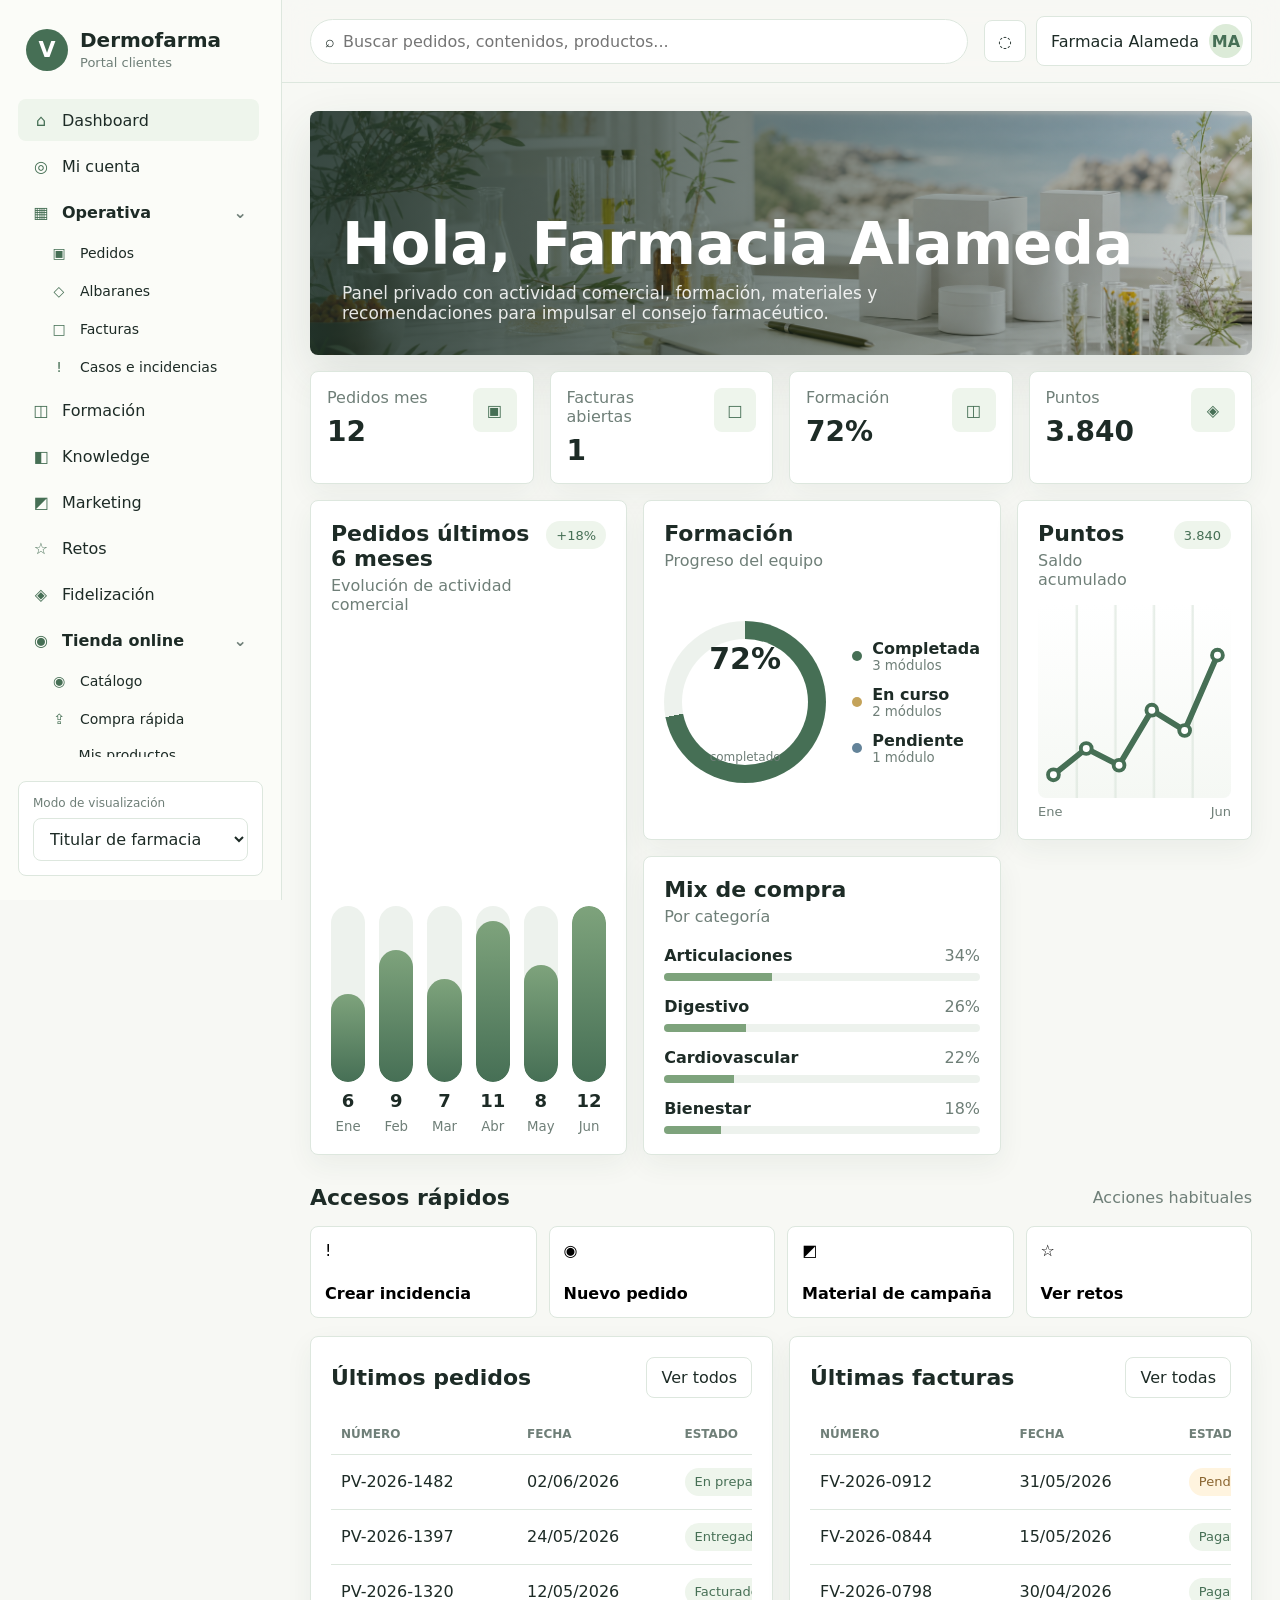
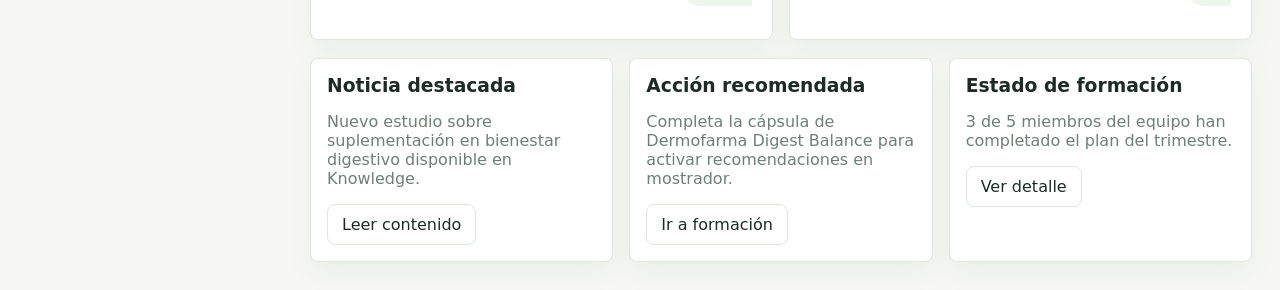
<file: index.html>
<!doctype html>
<html lang="es">
  <head>
    <meta charset="utf-8" />
    <meta name="viewport" content="width=device-width, initial-scale=1" />
    <title>Portal Dermofarma Clientes</title>
    <link rel="icon" href="data:image/svg+xml,%3Csvg xmlns='http://www.w3.org/2000/svg' viewBox='0 0 64 64'%3E%3Ccircle cx='32' cy='32' r='32' fill='%23466f55'/%3E%3Ctext x='32' y='42' text-anchor='middle' font-family='Arial' font-size='34' font-weight='700' fill='white'%3EV%3C/text%3E%3C/svg%3E" />
    <link rel="stylesheet" href="styles.css" />
  </head>
  <body>
    <div class="app-shell">
      <aside class="sidebar">
        <div class="brand">
          <div class="brand-mark">V</div>
          <div>
            <strong>Dermofarma</strong>
            <span>Portal clientes</span>
          </div>
        </div>
        <nav id="mainNav" class="main-nav" aria-label="Navegación principal"></nav>
        <div class="role-panel">
          <label for="roleSelect">Modo de visualización</label>
          <select id="roleSelect"></select>
        </div>
      </aside>

      <main class="main">
        <header class="topbar">
          <button id="menuToggle" class="icon-btn mobile-only" aria-label="Abrir menú">☰</button>
          <div class="search">
            <span>⌕</span>
            <input id="globalSearch" type="search" placeholder="Buscar pedidos, contenidos, productos..." />
          </div>
          <div class="top-actions">
            <button class="icon-btn" title="Notificaciones">◌</button>
            <button id="profileBtn" class="profile-btn" type="button" aria-label="Ir a Mi cuenta">
              <span>Farmacia Alameda</span>
              <strong>MA</strong>
            </button>
          </div>
        </header>

        <section id="view" class="view" aria-live="polite"></section>
      </main>
    </div>

    <div id="modal" class="modal" aria-hidden="true"></div>
    <script src="app.js"></script>
  </body>
</html>
</file>
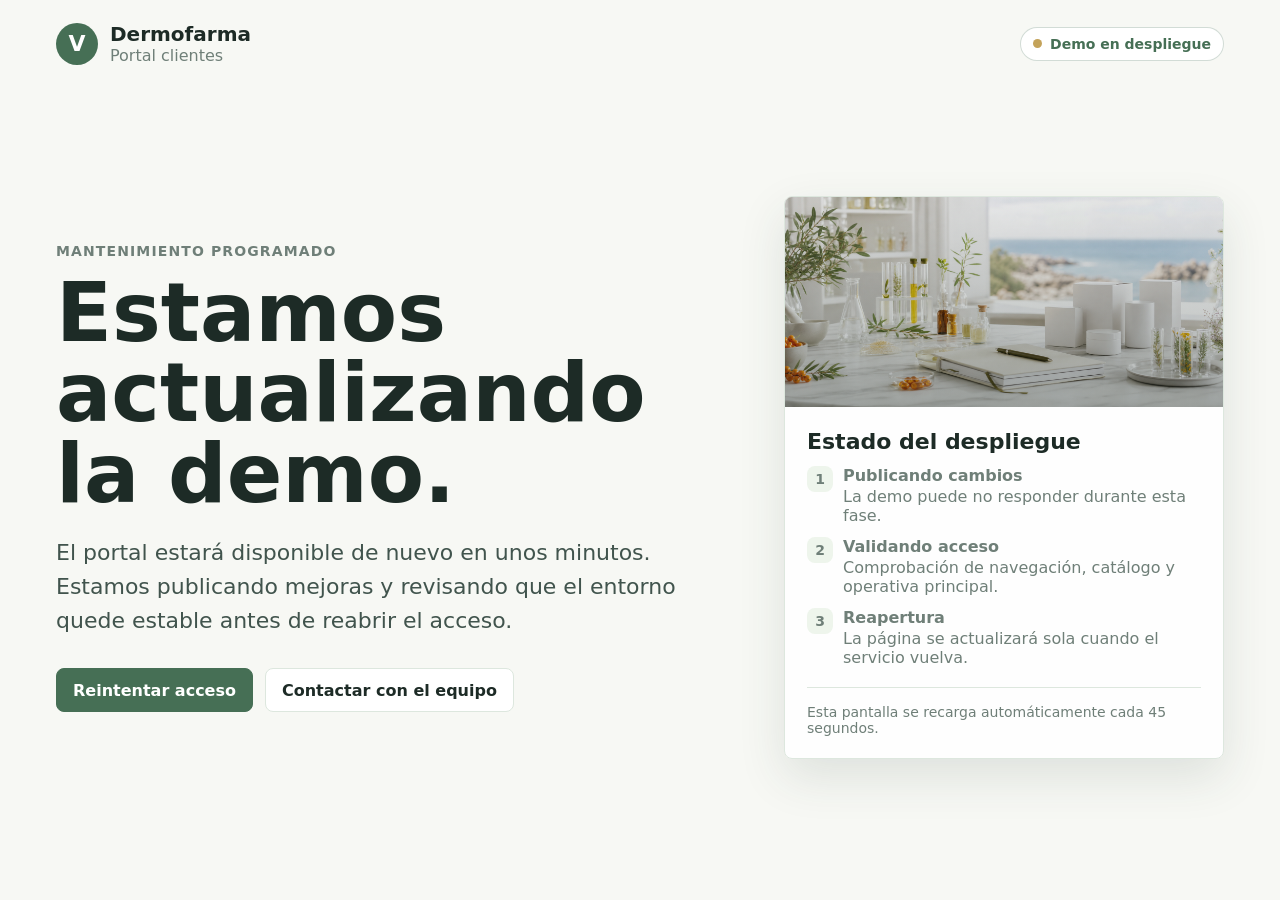
<file: maintenance.html>
<!doctype html>
<html lang="es">
  <head>
    <meta charset="utf-8" />
    <meta name="viewport" content="width=device-width, initial-scale=1" />
    <meta name="robots" content="noindex" />
    <meta http-equiv="refresh" content="45" />
    <title>Dermofarma | Demo en mantenimiento</title>
    <link rel="icon" href="data:image/svg+xml,%3Csvg xmlns='http://www.w3.org/2000/svg' viewBox='0 0 64 64'%3E%3Ccircle cx='32' cy='32' r='32' fill='%23466f55'/%3E%3Ctext x='32' y='42' text-anchor='middle' font-family='Arial' font-size='34' font-weight='700' fill='white'%3EV%3C/text%3E%3C/svg%3E" />
    <style>
      :root {
        --bg: #f7f8f4;
        --surface: #ffffff;
        --surface-soft: #eef5ec;
        --ink: #1d2b26;
        --muted: #6f7f78;
        --line: #dde7de;
        --sage: #7ea37c;
        --sage-dark: #466f55;
        --mint: #dcebd8;
        --gold: #c4a35a;
        --shadow: 0 18px 48px rgba(40, 68, 54, 0.12);
        font-family: Inter, ui-sans-serif, system-ui, -apple-system, BlinkMacSystemFont, "Segoe UI", sans-serif;
      }

      * { box-sizing: border-box; }

      body {
        margin: 0;
        min-height: 100vh;
        background: var(--bg);
        color: var(--ink);
      }

      .maintenance-page {
        min-height: 100vh;
        display: grid;
        grid-template-rows: auto 1fr;
      }

      .brand-bar {
        display: flex;
        align-items: center;
        justify-content: space-between;
        gap: 18px;
        padding: 22px clamp(18px, 5vw, 56px);
      }

      .brand {
        display: flex;
        align-items: center;
        gap: 12px;
      }

      .brand-mark {
        width: 42px;
        height: 42px;
        border-radius: 50%;
        background: var(--sage-dark);
        color: #fff;
        display: grid;
        place-items: center;
        font-size: 22px;
        font-weight: 700;
      }

      .brand strong {
        display: block;
        font-size: 20px;
      }

      .brand span,
      .eyebrow,
      .status-list span,
      .refresh-note {
        color: var(--muted);
      }

      .pill {
        min-height: 34px;
        display: inline-flex;
        align-items: center;
        gap: 8px;
        border: 1px solid rgba(70, 111, 85, .24);
        border-radius: 999px;
        background: #fff;
        padding: 7px 12px;
        color: var(--sage-dark);
        font-size: 14px;
        font-weight: 700;
      }

      .pulse {
        width: 9px;
        height: 9px;
        border-radius: 50%;
        background: var(--gold);
        box-shadow: 0 0 0 0 rgba(196, 163, 90, .45);
        animation: pulse 1.8s ease-out infinite;
      }

      .hero {
        display: grid;
        grid-template-columns: minmax(0, 1fr) minmax(320px, 440px);
        gap: clamp(24px, 5vw, 64px);
        align-items: center;
        padding: 24px clamp(18px, 5vw, 56px) 56px;
      }

      .hero-copy {
        max-width: 760px;
      }

      .eyebrow {
        margin: 0 0 14px;
        font-size: 14px;
        font-weight: 700;
        letter-spacing: .08em;
        text-transform: uppercase;
      }

      h1 {
        margin: 0;
        max-width: 720px;
        font-size: clamp(40px, 7vw, 82px);
        line-height: .98;
        letter-spacing: 0;
      }

      .lead {
        max-width: 620px;
        margin: 22px 0 0;
        color: #41544d;
        font-size: clamp(18px, 2vw, 22px);
        line-height: 1.55;
      }

      .actions {
        display: flex;
        flex-wrap: wrap;
        gap: 12px;
        margin-top: 30px;
      }

      .primary,
      .secondary {
        min-height: 44px;
        display: inline-flex;
        align-items: center;
        justify-content: center;
        border: 1px solid var(--line);
        border-radius: 8px;
        padding: 11px 16px;
        color: var(--ink);
        font: inherit;
        font-weight: 700;
        text-decoration: none;
      }

      .primary {
        background: var(--sage-dark);
        border-color: var(--sage-dark);
        color: #fff;
      }

      .secondary {
        background: #fff;
      }

      .status-panel {
        border: 1px solid var(--line);
        border-radius: 8px;
        background: rgba(255, 255, 255, .9);
        box-shadow: var(--shadow);
        overflow: hidden;
      }

      .visual {
        min-height: 210px;
        background-image: linear-gradient(180deg, rgba(29, 43, 38, .08), rgba(29, 43, 38, .34)), url("assets/portal-wellness-banner.png");
        background-size: cover;
        background-position: center;
      }

      .status-content {
        padding: 22px;
      }

      .status-content h2 {
        margin: 0 0 12px;
        font-size: 22px;
      }

      .status-list {
        display: grid;
        gap: 12px;
        margin: 0;
        padding: 0;
        list-style: none;
      }

      .status-list li {
        display: grid;
        grid-template-columns: 26px 1fr;
        gap: 10px;
        align-items: start;
      }

      .status-icon {
        width: 26px;
        height: 26px;
        border-radius: 8px;
        display: grid;
        place-items: center;
        background: var(--surface-soft);
        color: var(--sage-dark);
        font-size: 14px;
        font-weight: 700;
      }

      .status-list strong {
        display: block;
        margin-bottom: 2px;
      }

      .refresh-note {
        margin: 20px 0 0;
        padding-top: 16px;
        border-top: 1px solid var(--line);
        font-size: 14px;
      }

      @keyframes pulse {
        70% { box-shadow: 0 0 0 9px rgba(196, 163, 90, 0); }
        100% { box-shadow: 0 0 0 0 rgba(196, 163, 90, 0); }
      }

      @media (max-width: 860px) {
        .brand-bar {
          align-items: flex-start;
          flex-direction: column;
        }

        .hero {
          grid-template-columns: 1fr;
          padding-top: 12px;
        }

        .status-panel {
          max-width: none;
        }
      }

      @media (max-width: 520px) {
        .actions {
          flex-direction: column;
        }

        .primary,
        .secondary {
          width: 100%;
        }
      }
    </style>
  </head>
  <body>
    <main class="maintenance-page">
      <header class="brand-bar" aria-label="Cabecera">
        <div class="brand">
          <div class="brand-mark">V</div>
          <div>
            <strong>Dermofarma</strong>
            <span>Portal clientes</span>
          </div>
        </div>
        <div class="pill" aria-label="Estado del servicio">
          <span class="pulse" aria-hidden="true"></span>
          Demo en despliegue
        </div>
      </header>

      <section class="hero" aria-labelledby="maintenance-title">
        <div class="hero-copy">
          <p class="eyebrow">Mantenimiento programado</p>
          <h1 id="maintenance-title">Estamos actualizando la demo.</h1>
          <p class="lead">
            El portal estará disponible de nuevo en unos minutos. Estamos publicando mejoras y revisando que el entorno quede estable antes de reabrir el acceso.
          </p>
          <div class="actions" aria-label="Acciones">
            <a class="primary" href="/">Reintentar acceso</a>
            <a class="secondary" href="mailto:mariapilar.alzuet@theetailers.com">Contactar con el equipo</a>
          </div>
        </div>

        <aside class="status-panel" aria-label="Detalle del mantenimiento">
          <div class="visual" role="img" aria-label="Imagen del portal Dermofarma"></div>
          <div class="status-content">
            <h2>Estado del despliegue</h2>
            <ul class="status-list">
              <li>
                <span class="status-icon">1</span>
                <span><strong>Publicando cambios</strong><span>La demo puede no responder durante esta fase.</span></span>
              </li>
              <li>
                <span class="status-icon">2</span>
                <span><strong>Validando acceso</strong><span>Comprobación de navegación, catálogo y operativa principal.</span></span>
              </li>
              <li>
                <span class="status-icon">3</span>
                <span><strong>Reapertura</strong><span>La página se actualizará sola cuando el servicio vuelva.</span></span>
              </li>
            </ul>
            <p class="refresh-note">Esta pantalla se recarga automáticamente cada 45 segundos.</p>
          </div>
        </aside>
      </section>
    </main>
  </body>
</html>
</file>
<file: styles.css>
:root {
  --bg: #f7f8f4;
  --surface: #ffffff;
  --surface-soft: #eef5ec;
  --ink: #1d2b26;
  --muted: #6f7f78;
  --line: #dde7de;
  --sage: #7ea37c;
  --sage-dark: #466f55;
  --mint: #dcebd8;
  --gold: #c4a35a;
  --rose: #b66f68;
  --blue: #638399;
  --shadow: 0 18px 48px rgba(40, 68, 54, 0.12);
  font-family: Inter, ui-sans-serif, system-ui, -apple-system, BlinkMacSystemFont, "Segoe UI", sans-serif;
}

* { box-sizing: border-box; }
body {
  margin: 0;
  background: var(--bg);
  color: var(--ink);
}
button, input, select, textarea { font: inherit; }
button { cursor: pointer; }
.app-shell {
  min-height: 100vh;
  display: grid;
  grid-template-columns: 282px minmax(0, 1fr);
}
.sidebar {
  position: sticky;
  top: 0;
  height: 100vh;
  padding: 24px 18px;
  background: #fbfcf8;
  border-right: 1px solid var(--line);
  display: flex;
  flex-direction: column;
  gap: 24px;
  z-index: 10;
}
.brand {
  display: flex;
  align-items: center;
  gap: 12px;
  padding: 4px 8px;
}
.brand-mark {
  width: 42px;
  height: 42px;
  border-radius: 50%;
  background: var(--sage-dark);
  color: #fff;
  display: grid;
  place-items: center;
  font-weight: 700;
  font-size: 22px;
}
.brand span, .role-panel label, .muted { color: var(--muted); }
.brand strong { display: block; font-size: 20px; }
.brand span { font-size: 13px; }
.main-nav {
  display: grid;
  gap: 4px;
  overflow: auto;
  padding-right: 4px;
}
.nav-btn {
  display: flex;
  align-items: center;
  gap: 10px;
  width: 100%;
  min-height: 42px;
  border: 0;
  border-radius: 8px;
  background: transparent;
  color: var(--ink);
  padding: 10px 12px;
  text-align: left;
}
.nav-btn span:first-child { width: 22px; text-align: center; color: var(--sage-dark); }
.nav-btn.active, .nav-btn:hover { background: var(--surface-soft); }
.nav-group {
  display: grid;
  gap: 2px;
}
.nav-group-label {
  display: flex;
  align-items: center;
  gap: 10px;
  width: 100%;
  min-height: 42px;
  border: 0;
  border-radius: 8px;
  background: transparent;
  padding: 10px 12px;
  color: var(--ink);
  font-weight: 700;
  text-align: left;
}
.nav-group-label span:first-child { width: 22px; text-align: center; color: var(--sage-dark); }
.nav-group-label:hover, .nav-group.active .nav-group-label { background: var(--surface-soft); }
.nav-group-toggle {
  width: auto;
  margin-left: auto;
  color: var(--muted);
  transition: transform 0.18s ease;
}
.nav-group.collapsed .nav-group-toggle { transform: rotate(-90deg); }
.nav-children {
  display: grid;
  gap: 2px;
  padding-left: 18px;
}
.nav-children[hidden] { display: none; }
.nav-btn.child {
  min-height: 36px;
  padding: 8px 12px;
  font-size: 14px;
}
.role-panel {
  margin-top: auto;
  padding: 14px;
  border: 1px solid var(--line);
  border-radius: 8px;
  background: var(--surface);
}
.role-panel label { display: block; font-size: 12px; margin-bottom: 8px; }
select, input, textarea {
  width: 100%;
  border: 1px solid var(--line);
  background: #fff;
  color: var(--ink);
  border-radius: 8px;
  padding: 10px 12px;
}
textarea { min-height: 112px; resize: vertical; }
.main { min-width: 0; }
.topbar {
  position: sticky;
  top: 0;
  z-index: 8;
  min-height: 72px;
  display: flex;
  align-items: center;
  gap: 16px;
  padding: 16px 28px;
  border-bottom: 1px solid var(--line);
  background: rgba(247, 248, 244, 0.88);
  backdrop-filter: blur(14px);
}
.search {
  flex: 1;
  display: flex;
  align-items: center;
  gap: 8px;
  max-width: 720px;
  background: var(--surface);
  border: 1px solid var(--line);
  border-radius: 999px;
  padding: 0 14px;
}
.search input { border: 0; padding: 12px 0; background: transparent; }
.search input:focus { outline: 0; }
.top-actions { margin-left: auto; display: flex; align-items: center; gap: 10px; }
.icon-btn, .profile-btn, .primary, .secondary, .ghost, .chip {
  border: 1px solid var(--line);
  border-radius: 8px;
  background: var(--surface);
  color: var(--ink);
}
.icon-btn { width: 42px; height: 42px; }
.profile-btn { display: flex; align-items: center; gap: 10px; padding: 7px 8px 7px 14px; }
.profile-btn strong {
  width: 34px;
  height: 34px;
  border-radius: 50%;
  background: var(--mint);
  display: grid;
  place-items: center;
  color: var(--sage-dark);
}
.view { padding: 28px; }
.hero {
  min-height: 244px;
  border-radius: 8px;
  overflow: hidden;
  background-image: linear-gradient(90deg, rgba(22,42,34,.84), rgba(22,42,34,.24)), url("assets/portal-wellness-banner.png");
  background-size: cover;
  background-position: center;
  color: #fff;
  display: flex;
  align-items: end;
  padding: 32px;
  box-shadow: var(--shadow);
}
.hero h1 { margin: 0 0 10px; font-size: clamp(32px, 5vw, 58px); line-height: 1; letter-spacing: 0; }
.hero p { margin: 0; max-width: 620px; color: rgba(255,255,255,.88); font-size: 17px; }
.section-head {
  display: flex;
  justify-content: space-between;
  align-items: center;
  gap: 16px;
  margin: 30px 0 16px;
}
.section-head h2, .panel h2, .modal-card h2 { margin: 0; font-size: 22px; }
.grid { display: grid; gap: 16px; }
.grid.cols-2 { grid-template-columns: repeat(2, minmax(0, 1fr)); }
.grid.cols-3 { grid-template-columns: repeat(3, minmax(0, 1fr)); }
.grid.cols-4 { grid-template-columns: repeat(4, minmax(0, 1fr)); }
.panel, .card {
  background: var(--surface);
  border: 1px solid var(--line);
  border-radius: 8px;
  box-shadow: 0 10px 28px rgba(38, 64, 52, .06);
}
.panel { padding: 20px; }
.card { padding: 16px; }
.metric {
  display: flex;
  justify-content: space-between;
  align-items: flex-start;
  gap: 16px;
}
.metric strong { display: block; font-size: 28px; margin-top: 8px; }
.metric .icon {
  width: 44px;
  height: 44px;
  border-radius: 8px;
  display: grid;
  place-items: center;
  background: var(--surface-soft);
  color: var(--sage-dark);
}
.dashboard-analytics {
  display: grid;
  grid-template-columns: 1.35fr 1fr 1fr;
  gap: 16px;
  margin-top: 16px;
}
.chart-panel {
  min-height: 286px;
  display: flex;
  flex-direction: column;
}
.wide-chart { grid-row: span 2; }
.chart-head {
  display: flex;
  align-items: flex-start;
  justify-content: space-between;
  gap: 12px;
  margin-bottom: 16px;
}
.chart-head h2 { margin: 0 0 5px; }
.chart-head p { margin: 0; }
.bar-chart {
  flex: 1;
  display: grid;
  grid-template-columns: repeat(6, minmax(0, 1fr));
  gap: 14px;
  align-items: end;
  padding-top: 12px;
}
.bar-item {
  min-width: 0;
  display: grid;
  grid-template-rows: 1fr auto auto;
  gap: 8px;
  text-align: center;
}
.bar-track {
  height: 176px;
  border-radius: 999px;
  background: #edf2ed;
  display: flex;
  align-items: end;
  overflow: hidden;
}
.bar-track span {
  width: 100%;
  min-height: 16px;
  border-radius: 999px;
  background: linear-gradient(180deg, var(--sage), var(--sage-dark));
}
.bar-item strong { font-size: 18px; }
.bar-item small, .legend-item small, .spark-labels, .rank-row span { color: var(--muted); }
.donut-wrap {
  flex: 1;
  display: grid;
  grid-template-columns: 170px 1fr;
  align-items: center;
  gap: 18px;
}
.donut {
  width: 162px;
  aspect-ratio: 1;
  border-radius: 50%;
  background: conic-gradient(var(--sage-dark) calc(var(--value) * 1%), #edf2ed 0);
  display: grid;
  place-items: center;
  position: relative;
}
.donut::before {
  content: "";
  position: absolute;
  inset: 18px;
  border-radius: 50%;
  background: var(--surface);
}
.donut strong, .donut span { position: relative; z-index: 1; }
.donut strong { font-size: 30px; }
.donut span {
  display: block;
  margin-top: 34px;
  color: var(--muted);
  font-size: 12px;
}
.legend-list { display: grid; gap: 12px; }
.legend-item { display: flex; align-items: center; gap: 10px; }
.legend-item > span {
  width: 10px;
  height: 10px;
  border-radius: 50%;
}
.legend-item strong, .legend-item small { display: block; }
.line-chart {
  flex: 1;
  width: 100%;
  min-height: 160px;
  border-radius: 8px;
  background:
    linear-gradient(to right, transparent 0 19%, rgba(221,231,222,.7) 20% 20.5%, transparent 21% 39%, rgba(221,231,222,.7) 40% 40.5%, transparent 41% 59%, rgba(221,231,222,.7) 60% 60.5%, transparent 61% 79%, rgba(221,231,222,.7) 80% 80.5%, transparent 81%),
    linear-gradient(to top, #f5f8f4, #fff);
}
.spark-labels {
  display: flex;
  justify-content: space-between;
  margin-top: 6px;
  font-size: 13px;
}
.rank-chart {
  display: grid;
  gap: 16px;
  margin-top: 4px;
}
.rank-row {
  display: grid;
  gap: 8px;
}
.rank-row > div:first-child {
  display: flex;
  justify-content: space-between;
  gap: 12px;
}
.table-wrap { overflow-x: auto; }
table { width: 100%; border-collapse: collapse; min-width: 680px; }
th, td { padding: 13px 10px; border-bottom: 1px solid var(--line); text-align: left; }
th { color: var(--muted); font-size: 12px; font-weight: 600; text-transform: uppercase; }
tr:last-child td { border-bottom: 0; }
.status {
  display: inline-flex;
  align-items: center;
  gap: 6px;
  min-height: 28px;
  padding: 5px 10px;
  border-radius: 999px;
  background: var(--surface-soft);
  color: var(--sage-dark);
  font-size: 13px;
  white-space: nowrap;
}
.status.warn { background: #fff4df; color: #8a6530; }
.status.danger { background: #fae8e4; color: #9c5149; }
.status.info { background: #e7f0f4; color: #436f85; }
.primary {
  background: var(--sage-dark);
  color: #fff;
  border-color: var(--sage-dark);
  padding: 10px 14px;
}
.secondary, .ghost { padding: 10px 14px; }
.ghost { background: transparent; }
.actions { display: flex; align-items: center; flex-wrap: wrap; gap: 8px; }
.quick-grid { display: grid; grid-template-columns: repeat(4, minmax(0, 1fr)); gap: 12px; }
.quick {
  min-height: 92px;
  display: flex;
  flex-direction: column;
  justify-content: space-between;
  align-items: flex-start;
  border: 1px solid var(--line);
  border-radius: 8px;
  background: var(--surface);
  padding: 14px;
}
.filters { display: flex; gap: 10px; flex-wrap: wrap; margin-bottom: 16px; }
.chip { width: auto; padding: 8px 12px; color: var(--muted); }
.chip.active { background: var(--sage-dark); color: #fff; border-color: var(--sage-dark); }
.form-grid { display: grid; grid-template-columns: repeat(2, minmax(0, 1fr)); gap: 14px; }
.form-grid .wide { grid-column: 1 / -1; }
.signup-form label span:first-child {
  display: block;
  margin-bottom: 6px;
  color: var(--muted);
  font-size: 13px;
}
.check-field {
  display: flex;
  align-items: flex-start;
  gap: 10px;
  color: var(--ink);
}
.check-field input {
  width: auto;
  margin-top: 3px;
  flex: 0 0 auto;
}
.check-field span { margin: 0; }
.unsubscribe-box { display: grid; gap: 10px; }
.resource-card {
  overflow: hidden;
  padding: 0;
}
.resource-thumb {
  height: 134px;
  background: linear-gradient(135deg, var(--mint), #fff 48%, #e8d8b7);
  display: flex;
  align-items: end;
  padding: 14px;
}
.resource-thumb strong { font-size: 38px; color: rgba(70,111,85,.52); }
.resource-body { padding: 16px; }
.resource-body h3, .card h3 { margin: 0 0 8px; }
.challenge-summary {
  display: grid;
  grid-template-columns: repeat(3, minmax(0, 1fr));
  gap: 16px;
  margin-bottom: 16px;
}
.challenge-card .actions { margin-top: 14px; }
.challenge-thumb {
  min-height: 146px;
  justify-content: space-between;
  background:
    radial-gradient(circle at 76% 24%, rgba(196, 163, 90, .28), transparent 26%),
    linear-gradient(135deg, #edf5ea, #ffffff 48%, #e8d8b7);
}
.challenge-thumb span {
  max-width: 132px;
  color: var(--sage-dark);
  font-size: 13px;
  font-weight: 700;
  text-align: right;
}
.challenge-progress { margin-top: 12px; }
.challenge-detail { padding: 0 22px 24px; }
.challenge-detail-hero {
  display: grid;
  grid-template-columns: minmax(0, 1fr) 270px;
  gap: 18px;
  margin-bottom: 18px;
  padding: 28px;
  border: 1px solid var(--line);
  border-radius: 8px;
  background:
    radial-gradient(circle at 82% 20%, rgba(196, 163, 90, .24), transparent 24%),
    linear-gradient(135deg, #eef6ec, #ffffff 54%, #e7f0e4);
}
.challenge-detail-hero h2 {
  margin: 16px 0 12px;
  font-size: clamp(34px, 4vw, 54px);
  line-height: 1;
}
.challenge-detail-hero p {
  max-width: 760px;
  margin: 0;
  color: var(--muted);
  font-size: 17px;
}
.challenge-prize {
  min-height: 220px;
  padding: 20px;
  border: 1px solid var(--line);
  border-radius: 8px;
  background: var(--surface);
  display: flex;
  flex-direction: column;
  justify-content: center;
  gap: 10px;
  box-shadow: 0 18px 34px rgba(38, 64, 52, .09);
}
.challenge-prize span, .challenge-prize small { color: var(--muted); }
.challenge-prize strong {
  color: var(--sage-dark);
  font-size: 34px;
  line-height: 1;
}
.challenge-progress-block {
  margin-bottom: 14px;
  padding: 18px;
  border: 1px solid var(--line);
  border-radius: 8px;
  background: var(--surface);
}
.step-list {
  margin: 0;
  padding-left: 0;
  list-style: none;
  display: grid;
  gap: 10px;
  counter-reset: steps;
}
.step-list li {
  counter-increment: steps;
  display: flex;
  align-items: center;
  gap: 10px;
  color: var(--muted);
}
.step-list li::before {
  content: counter(steps);
  width: 28px;
  height: 28px;
  border-radius: 50%;
  display: grid;
  place-items: center;
  flex: 0 0 auto;
  background: var(--surface-soft);
  color: var(--sage-dark);
  font-weight: 700;
}
.step-list li.done {
  color: var(--ink);
  font-weight: 600;
}
.step-list li.done::before {
  content: "✓";
  background: var(--sage-dark);
  color: #fff;
}
.email-confirmation {
  padding: 0 22px 24px;
}
.email-meta-panel {
  display: grid;
  grid-template-columns: minmax(0, 1fr) 340px;
  gap: 18px;
  margin-bottom: 18px;
  padding: 26px;
  border: 1px solid var(--line);
  border-radius: 8px;
  background:
    radial-gradient(circle at 82% 18%, rgba(196, 163, 90, .22), transparent 24%),
    linear-gradient(135deg, #eef6ec, #ffffff 54%, #e7f0f4);
}
.email-meta-panel h2 {
  max-width: 720px;
  margin: 14px 0 10px;
  font-size: clamp(32px, 4vw, 52px);
  line-height: 1;
}
.email-routing {
  padding: 16px;
  border: 1px solid var(--line);
  border-radius: 8px;
  background: var(--surface);
  box-shadow: 0 18px 34px rgba(38, 64, 52, .08);
}
.email-routing p { overflow-wrap: anywhere; }
.email-preview {
  max-width: 760px;
  margin: 0 auto;
  overflow: hidden;
  border: 1px solid #d7e1d7;
  border-radius: 8px;
  background: #ffffff;
  box-shadow: 0 22px 54px rgba(38, 64, 52, .14);
}
.email-preheader {
  padding: 10px 18px;
  background: #f4f8f1;
  color: #6f7f78;
  font-size: 12px;
}
.email-brand {
  display: flex;
  align-items: end;
  justify-content: space-between;
  gap: 18px;
  padding: 18px 30px;
  border-bottom: 1px solid #e0e8df;
  background: #fbfcf8;
  color: #294437;
}
.email-brand strong {
  font-size: 30px;
  line-height: 1;
}
.email-brand span {
  color: #7f9a75;
  font-size: 11px;
  font-weight: 700;
  letter-spacing: .14em;
  text-transform: uppercase;
}
.email-hero {
  min-height: 230px;
  padding: 30px;
  display: grid;
  grid-template-columns: minmax(0, 1fr) 180px;
  gap: 18px;
  align-items: end;
  background:
    linear-gradient(135deg, rgba(216, 193, 138, .16), transparent 34%),
    linear-gradient(135deg, #294437, #466f55 62%, #7f9a75);
  color: #ffffff;
}
.email-hero span {
  display: block;
  margin-bottom: 14px;
  font-size: 12px;
  font-weight: 700;
  letter-spacing: .08em;
}
.email-hero h3 {
  max-width: 520px;
  margin: 0 0 12px;
  font-size: 42px;
  line-height: 1;
}
.email-hero p {
  max-width: 560px;
  margin: 0;
  color: rgba(255,255,255,.86);
}
.email-hero strong {
  min-height: 148px;
  padding: 18px;
  border-radius: 8px;
  display: grid;
  place-items: center;
  background: rgba(255,255,255,.16);
  border: 1px solid rgba(255,255,255,.28);
  color: #fff;
  font-size: 28px;
  text-align: center;
}
.email-body {
  padding: 28px 30px 30px;
}
.email-body p {
  margin: 0 0 14px;
  color: #34463e;
  line-height: 1.55;
}
.email-info-grid {
  display: grid;
  grid-template-columns: repeat(2, minmax(0, 1fr));
  gap: 10px;
  margin: 22px 0;
}
.email-info-grid div {
  min-height: 88px;
  padding: 14px;
  border: 1px solid #e0e8df;
  border-radius: 8px;
  background: #f8faf6;
}
.email-info-grid span {
  display: block;
  margin-bottom: 8px;
  color: #6f7f78;
  font-size: 12px;
}
.email-info-grid strong {
  color: #294437;
  overflow-wrap: anywhere;
}
.email-body h4 {
  margin: 20px 0 10px;
  font-size: 19px;
}
.email-body ol {
  margin: 0 0 20px;
  padding-left: 22px;
  color: #34463e;
  line-height: 1.7;
}
.email-callout {
  display: grid;
  gap: 6px;
  margin: 22px 0;
  padding: 16px;
  border-radius: 8px;
  background: #eef5ec;
  color: #466f55;
}
.email-cta {
  display: inline-flex;
  align-items: center;
  justify-content: center;
  min-height: 44px;
  padding: 12px 18px;
  border-radius: 8px;
  background: #466f55;
  color: #ffffff;
  text-decoration: none;
  font-weight: 700;
}
.email-footer {
  padding: 16px 30px;
  border-top: 1px solid #e0e8df;
  background: #fbfcf8;
  color: #6f7f78;
  font-size: 12px;
}
.email-actions {
  max-width: 760px;
  margin: 18px auto 0;
}
.product-card {
  display: grid;
  grid-template-rows: 252px 1fr;
  padding: 0;
  overflow: hidden;
  min-height: 510px;
  border: 1px solid rgba(44, 72, 58, .12);
  background: linear-gradient(180deg, #ffffff 0%, #fbfcf9 100%);
  box-shadow: 0 14px 36px rgba(38, 64, 52, .07);
  transition: transform .18s ease, box-shadow .18s ease, border-color .18s ease;
}
.product-card:hover {
  transform: translateY(-4px);
  border-color: rgba(70, 111, 85, .34);
  box-shadow: 0 24px 52px rgba(38, 64, 52, .14);
}
.product-card.just-added {
  border-color: var(--sage-dark);
  box-shadow: 0 0 0 3px rgba(70, 111, 85, .14), 0 18px 40px rgba(38, 64, 52, .14);
}
.product-card.just-added .product-art {
  background:
    radial-gradient(circle at 22% 18%, color-mix(in srgb, var(--product-accent) 24%, transparent), transparent 26%),
    linear-gradient(150deg, var(--product-soft) 0%, #ffffff 44%, #f7efd9 100%);
}
.product-art {
  position: relative;
  min-height: 252px;
  overflow: hidden;
  background:
    radial-gradient(circle at 18% 16%, color-mix(in srgb, var(--product-accent) 16%, transparent), transparent 25%),
    radial-gradient(circle at 82% 22%, rgba(255, 255, 255, .8), transparent 28%),
    linear-gradient(145deg, var(--product-soft) 0%, #ffffff 48%, #eef3f5 100%);
  display: grid;
  place-items: center;
  padding: 36px 24px 24px;
}
.product-art::after {
  content: "";
  position: absolute;
  left: 50%;
  bottom: 18px;
  width: 170px;
  height: 28px;
  border-radius: 50%;
  background: color-mix(in srgb, var(--product-accent) 22%, transparent);
  filter: blur(14px);
  transform: translateX(-50%);
}
.product-art img {
  position: relative;
  z-index: 1;
  width: min(104%, 280px);
  height: 206px;
  object-fit: contain;
  filter: drop-shadow(0 20px 24px rgba(38, 64, 52, .2));
  transition: transform .18s ease, filter .18s ease;
  transform: scale(1.18);
}
.product-card:hover .product-art img {
  transform: translateY(-7px) scale(1.24);
  filter: drop-shadow(0 24px 28px rgba(38, 64, 52, .24));
}
.product-box {
  position: relative;
  z-index: 1;
  width: min(78%, 198px);
  min-height: 176px;
  padding: 22px 20px 18px;
  border-radius: 10px;
  background:
    linear-gradient(90deg, var(--product-accent) 0 9px, transparent 9px),
    linear-gradient(160deg, #ffffff 0%, #f7faf6 58%, var(--product-soft) 100%);
  border: 1px solid rgba(44, 72, 58, .14);
  box-shadow:
    0 24px 34px rgba(44, 72, 58, .17),
    inset 0 1px 0 rgba(255, 255, 255, .9);
  display: grid;
  grid-template-rows: auto 1fr auto;
  align-items: start;
  gap: 10px;
  color: var(--ink);
  font-weight: 700;
  transition: transform .18s ease, box-shadow .18s ease;
}
.product-card:hover .product-box {
  transform: translateY(-7px) rotate(-1.5deg);
  box-shadow:
    0 30px 42px rgba(44, 72, 58, .2),
    inset 0 1px 0 rgba(255, 255, 255, .9);
}
.product-box::before {
  content: "";
  position: absolute;
  right: 14px;
  top: 16px;
  width: 48px;
  height: 48px;
  border-radius: 50%;
  background: var(--product-soft);
  border: 1px solid color-mix(in srgb, var(--product-accent) 24%, transparent);
}
.product-box::after {
  content: "";
  position: absolute;
  left: 20px;
  right: 18px;
  bottom: 54px;
  height: 1px;
  background: rgba(44, 72, 58, .12);
}
.product-box .pack-brand {
  color: var(--product-accent);
  font-size: 11px;
  letter-spacing: .08em;
  line-height: 1;
  text-transform: uppercase;
}
.product-box strong {
  max-width: 132px;
  align-self: center;
  color: var(--ink);
  font-size: 24px;
  line-height: 1.02;
}
.product-box small {
  max-width: 130px;
  color: var(--muted);
  font-size: 12px;
  line-height: 1.25;
}
.product-box em {
  position: absolute;
  right: 22px;
  top: 24px;
  z-index: 1;
  color: var(--product-accent);
  font-size: 25px;
  font-style: normal;
  line-height: 1;
}
.product-sku,
.product-badge {
  position: absolute;
  z-index: 2;
  border: 1px solid rgba(70, 111, 85, .18);
  border-radius: 999px;
  background: rgba(255, 255, 255, .88);
  color: var(--sage-dark);
  font-size: 12px;
  font-weight: 700;
  box-shadow: 0 10px 22px rgba(38, 64, 52, .08);
}
.product-sku {
  top: 14px;
  left: 14px;
  padding: 6px 9px;
  color: var(--muted);
  font-size: 11px;
  letter-spacing: 0;
}
.product-badge {
  top: 14px;
  right: 14px;
  padding: 6px 9px;
  background: #fff6e2;
  color: #8a6530;
}
.product-body {
  display: grid;
  grid-template-rows: auto auto 1fr auto;
  gap: 12px;
  padding: 18px;
}
.product-body h3 {
  margin: 0;
  min-height: 52px;
  color: var(--ink);
  font-size: 20px;
  line-height: 1.18;
}
.product-meta {
  display: flex;
  flex-wrap: wrap;
  align-items: center;
  justify-content: space-between;
  gap: 8px;
  min-height: 28px;
}
.product-meta span,
.product-meta strong {
  display: inline-flex;
  align-items: center;
  min-height: 26px;
  padding: 5px 9px;
  border-radius: 999px;
  font-size: 12px;
  line-height: 1;
}
.product-meta span {
  background: #eef4f6;
  color: #436f85;
}
.product-meta strong {
  background: #edf5ec;
  color: var(--sage-dark);
  font-weight: 700;
}
.product-meta strong.warn {
  background: #fff4df;
  color: #8a6530;
}
.product-meta strong.danger {
  background: #fae8e4;
  color: #9c5149;
}
.product-meta strong.info {
  background: #e7f0f4;
  color: #436f85;
}
.product-tagline {
  margin: 0;
  color: var(--muted);
  font-size: 14px;
  line-height: 1.42;
}
.price-block {
  display: grid;
  gap: 2px;
  min-width: 0;
}
.price-block span {
  color: var(--muted);
  font-size: 12px;
}
.price-block strong {
  font-size: 22px;
  color: var(--ink);
}
.product-card .buy-row button {
  min-height: 44px;
  border-radius: 8px;
  font-weight: 700;
}
.product-card .buy-row button.secondary {
  background: #eef5ec;
  color: var(--sage-dark);
  border-color: rgba(70, 111, 85, .26);
}
.product-card .buy-row button.secondary:hover {
  background: var(--sage-dark);
  color: #fff;
  border-color: var(--sage-dark);
}
.cart-dock {
  position: sticky;
  bottom: 18px;
  margin-top: 22px;
  padding: 14px 18px;
  display: flex;
  justify-content: space-between;
  align-items: center;
  gap: 14px;
  background: #1f3329;
  color: #fff;
  border-radius: 8px;
  box-shadow: var(--shadow);
}
.cart-dock small {
  display: block;
  margin-top: 4px;
  color: rgba(255,255,255,.76);
}
.cart-dock.cart-updated {
  background: #294437;
  box-shadow: 0 0 0 4px rgba(126, 163, 124, .2), var(--shadow);
}
.cart-feedback {
  margin-bottom: 16px;
  padding: 14px 16px;
  border: 1px solid rgba(70, 111, 85, .28);
  border-radius: 8px;
  background: #eef5ec;
  color: var(--sage-dark);
  display: grid;
  grid-template-columns: minmax(0, 1fr) auto;
  gap: 8px 14px;
  align-items: center;
}
.cart-feedback span {
  color: var(--muted);
}
.cart-feedback button {
  grid-row: 1 / span 2;
  grid-column: 2;
}
.shop-entry {
  max-width: 760px;
  display: grid;
  gap: 12px;
}
.shop-shell {
  min-height: 100vh;
  background: var(--bg);
}
.shop-header {
  position: sticky;
  top: 0;
  z-index: 12;
  min-height: 78px;
  padding: 14px 28px;
  display: grid;
  grid-template-columns: minmax(220px, auto) minmax(0, 1fr) auto;
  align-items: center;
  gap: 18px;
  border-bottom: 1px solid var(--line);
  background: rgba(251, 252, 248, .92);
  backdrop-filter: blur(14px);
}
.shop-brand {
  display: flex;
  align-items: center;
  gap: 12px;
}
.shop-brand strong { display: block; font-size: 19px; }
.shop-brand span { color: var(--muted); font-size: 13px; }
.shop-tabs {
  display: flex;
  justify-content: center;
  gap: 8px;
  flex-wrap: wrap;
}
.shop-main {
  padding: 28px;
}
.shop-hero {
  min-height: 280px;
  margin-bottom: 18px;
  padding: 30px;
  border: 1px solid var(--line);
  border-radius: 8px;
  background:
    radial-gradient(circle at 78% 28%, rgba(196, 163, 90, .28), transparent 24%),
    linear-gradient(135deg, #edf5ea, #fff 54%, #e7f0f4);
  display: grid;
  grid-template-columns: minmax(0, 1fr) 280px;
  gap: 18px;
  align-items: end;
}
.shop-hero h1 {
  max-width: 780px;
  margin: 16px 0 12px;
  font-size: clamp(38px, 5vw, 68px);
  line-height: .98;
}
.shop-hero p {
  max-width: 640px;
  margin: 0;
  color: var(--muted);
  font-size: 17px;
}
.shop-summary {
  padding: 18px;
  border: 1px solid var(--line);
  border-radius: 8px;
  background: var(--surface);
  box-shadow: 0 18px 34px rgba(38, 64, 52, .08);
}
.category-strip {
  display: flex;
  flex-wrap: wrap;
  gap: 8px;
  margin-bottom: 16px;
}
.buy-row {
  display: grid;
  grid-template-columns: auto minmax(92px, 118px) auto;
  align-items: end;
  gap: 8px;
}
.buy-row label {
  display: grid;
  gap: 4px;
  color: var(--muted);
  font-size: 12px;
}
.buy-row input {
  min-width: 0;
  padding: 9px 10px;
}
.buy-row.compact {
  grid-template-columns: 86px auto;
  align-items: center;
}
.quick-upload {
  display: grid;
  grid-template-columns: minmax(0, 1fr) auto;
  gap: 12px;
  align-items: center;
  margin: 16px 0;
}
.csv-sample {
  display: grid;
  gap: 10px;
  max-width: 420px;
  padding: 14px;
  border: 1px solid var(--line);
  border-radius: 8px;
  background: var(--surface-soft);
}
.csv-sample code {
  display: block;
  color: var(--sage-dark);
  line-height: 1.6;
}
.quick-sku-grid {
  display: grid;
  grid-template-columns: repeat(3, minmax(0, 1fr));
  gap: 8px;
  margin-top: 14px;
}
.quick-sku-grid div {
  min-height: 58px;
  padding: 10px 12px;
  border: 1px solid var(--line);
  border-radius: 8px;
  background: #fff;
  display: grid;
  gap: 3px;
}
.quick-sku-grid strong {
  color: var(--sage-dark);
}
.quick-sku-grid span {
  color: var(--muted);
  font-size: 13px;
}
.checkout-page,
.confirmation-page {
  min-height: calc(100vh - 134px);
}
.checkout-page {
  max-width: 1180px;
  margin: 0 auto;
}
.checkout-steps {
  display: grid;
  grid-template-columns: repeat(4, minmax(0, 1fr));
  gap: 8px;
  margin-bottom: 16px;
}
.checkout-steps button {
  min-height: 36px;
  display: grid;
  place-items: center;
  border: 1px solid var(--line);
  border-radius: 8px;
  color: var(--muted);
  background: var(--surface);
}
.checkout-steps button.active {
  background: var(--sage-dark);
  border-color: var(--sage-dark);
  color: #fff;
}
.checkout-body,
.checkout-panel {
  min-height: 420px;
}
.checkout-panel {
  padding: 22px;
  border: 1px solid var(--line);
  border-radius: 8px;
  background: var(--surface);
  box-shadow: 0 12px 30px rgba(38, 64, 52, .07);
}
.checkout-panel h3 {
  margin: 0 0 14px;
  font-size: 24px;
}
.checkout-options {
  display: grid;
  gap: 10px;
  margin: 16px 0;
}
.checkout-option {
  display: grid;
  grid-template-columns: auto minmax(0, 1fr);
  gap: 12px;
  align-items: start;
  padding: 14px;
  border: 1px solid var(--line);
  border-radius: 8px;
  background: #fff;
}
.checkout-option input {
  width: auto;
  margin-top: 3px;
}
.checkout-option span {
  display: grid;
  gap: 4px;
}
.checkout-option small {
  color: var(--muted);
}
.checkout-summary {
  display: grid;
  grid-template-columns: repeat(3, minmax(0, 1fr));
  gap: 12px;
  margin-top: 16px;
}
.checkout-summary p {
  margin: 0;
  padding: 14px;
  border: 1px solid var(--line);
  border-radius: 8px;
  background: var(--surface-soft);
}
.confirmation-hero {
  min-height: 330px;
  margin-bottom: 18px;
  padding: 32px;
  border: 1px solid var(--line);
  border-radius: 8px;
  background:
    radial-gradient(circle at 78% 28%, rgba(196, 163, 90, .28), transparent 24%),
    linear-gradient(135deg, #edf5ea, #fff 54%, #e7f0f4);
  display: flex;
  flex-direction: column;
  justify-content: flex-end;
}
.confirmation-hero h1 {
  margin: 16px 0 12px;
  font-size: clamp(42px, 6vw, 76px);
  line-height: .98;
}
.confirmation-hero p {
  max-width: 720px;
  margin: 0;
  color: var(--muted);
  font-size: 17px;
}
.confirmation-email {
  max-width: 960px;
  margin-top: 18px;
}
.timeline { display: grid; gap: 12px; }
.timeline-item { display: grid; grid-template-columns: 92px 1fr auto; gap: 12px; align-items: center; }
.progress {
  height: 8px;
  background: #edf2ed;
  border-radius: 999px;
  overflow: hidden;
}
.progress span { display: block; height: 100%; background: var(--sage); }
.modal {
  position: fixed;
  inset: 0;
  display: none;
  place-items: center;
  padding: 20px;
  background: rgba(18, 31, 25, .46);
  z-index: 30;
}
.modal.open { display: grid; }
.modal-card {
  width: min(760px, 100%);
  max-height: min(86vh, 760px);
  overflow: auto;
  background: var(--surface);
  border-radius: 8px;
  padding: 22px;
  box-shadow: var(--shadow);
}
.modal-head { display: flex; align-items: center; justify-content: space-between; gap: 16px; margin-bottom: 18px; }
.wide-modal { width: min(1120px, 100%); }
.product-sheet-modal {
  padding: 0;
  background: #fbfcf8;
}
.product-sheet-modal .modal-head {
  position: sticky;
  top: 0;
  z-index: 2;
  margin: 0;
  padding: 14px 16px;
  background: rgba(251, 252, 248, .86);
  backdrop-filter: blur(12px);
}
.product-sheet { padding: 0 22px 24px; }
.sheet-hero {
  display: grid;
  grid-template-columns: minmax(0, 1.25fr) minmax(280px, .75fr);
  gap: 24px;
  align-items: stretch;
  min-height: 330px;
  margin-bottom: 18px;
  border: 1px solid var(--line);
  border-radius: 8px;
  overflow: hidden;
  background:
    radial-gradient(circle at 78% 22%, rgba(196, 163, 90, .23), transparent 24%),
    linear-gradient(135deg, #edf5ea 0%, #ffffff 48%, #e4efe1 100%);
}
.sheet-copy {
  padding: 34px;
  display: flex;
  flex-direction: column;
  justify-content: center;
}
.sheet-copy h2 {
  margin: 16px 0 12px;
  font-size: clamp(36px, 5vw, 64px);
  line-height: .98;
}
.sheet-copy p {
  max-width: 650px;
  margin: 0;
  color: var(--muted);
  font-size: 17px;
}
.sheet-actions { display: flex; flex-wrap: wrap; gap: 10px; margin-top: 24px; }
.sheet-packshot {
  position: relative;
  min-height: 300px;
  display: grid;
  place-items: center;
  background:
    radial-gradient(circle at 50% 54%, rgba(126, 163, 124, .24), transparent 34%),
    linear-gradient(180deg, rgba(255,255,255,.24), rgba(126,163,124,.1));
}
.pack-card {
  width: 178px;
  height: 236px;
  border-radius: 8px;
  background: linear-gradient(180deg, #fff, #f6f8f2);
  border: 1px solid #d8e1d8;
  box-shadow: 0 30px 54px rgba(39, 66, 53, .2);
  display: flex;
  flex-direction: column;
  justify-content: center;
  align-items: center;
  gap: 9px;
  color: var(--sage-dark);
  transform: rotate(-2deg);
}
.pack-card span { font-size: 12px; letter-spacing: 0; color: var(--muted); }
.pack-card strong { font-size: 31px; }
.pack-card small {
  border-top: 1px solid var(--line);
  padding-top: 10px;
  width: 64%;
  text-align: center;
  color: var(--gold);
  font-weight: 700;
}
.pack-shadow {
  position: absolute;
  bottom: 47px;
  width: 210px;
  height: 24px;
  border-radius: 50%;
  background: rgba(42, 68, 55, .14);
  filter: blur(8px);
}
.sheet-metrics {
  display: grid;
  grid-template-columns: repeat(4, minmax(0, 1fr));
  gap: 12px;
  margin-bottom: 18px;
}
.sheet-metric {
  min-height: 112px;
  padding: 16px;
  border: 1px solid var(--line);
  border-radius: 8px;
  background: var(--surface);
  display: grid;
  align-content: space-between;
  box-shadow: 0 10px 28px rgba(38, 64, 52, .06);
}
.sheet-metric span { color: var(--sage-dark); font-size: 24px; }
.sheet-metric small { color: var(--muted); }
.sheet-metric strong { font-size: 24px; }
.sheet-grid {
  display: grid;
  grid-template-columns: repeat(2, minmax(0, 1fr));
  gap: 14px;
}
.sheet-grid.lower { grid-template-columns: repeat(3, minmax(0, 1fr)); margin-top: 14px; }
.sheet-panel {
  padding: 18px;
  border: 1px solid var(--line);
  border-radius: 8px;
  background: var(--surface);
}
.sheet-panel h3 { margin: 0 0 12px; }
.sheet-panel p { margin: 0; color: var(--muted); }
.check-list {
  margin: 16px 0 0;
  padding: 0;
  list-style: none;
  display: grid;
  gap: 10px;
}
.check-list li {
  position: relative;
  padding-left: 26px;
  color: var(--ink);
}
.check-list li::before {
  content: "✓";
  position: absolute;
  left: 0;
  top: 0;
  color: var(--sage-dark);
  font-weight: 700;
}
.ingredient, .evidence-row {
  display: flex;
  justify-content: space-between;
  gap: 14px;
  padding: 12px 0;
  border-bottom: 1px solid var(--line);
}
.ingredient:last-child, .evidence-row:last-child { border-bottom: 0; }
.ingredient strong { color: var(--sage-dark); }
.evidence-row { align-items: center; }
.evidence-row strong {
  min-width: 70px;
  font-size: 28px;
  color: var(--sage-dark);
}
.evidence-row span { color: var(--muted); }
.callout {
  margin-top: 16px;
  padding: 14px;
  border-radius: 8px;
  background: var(--surface-soft);
  color: var(--sage-dark);
}
.download-list { display: grid; gap: 8px; }
.detail-hero.study .detail-visual,
.detail-hero.articulo .detail-visual { background: linear-gradient(135deg, #e9f1eb, #fff 52%, #e6d9bd); }
.detail-hero.video .detail-visual,
.detail-hero.webinar .detail-visual { background: linear-gradient(135deg, #e7f0f4, #fff 48%, #dcebd8); }
.detail-hero.presentation .detail-visual { background: linear-gradient(135deg, #edf5ea, #fff 46%, #e6d9bd); }
.detail-hero.marketing .detail-visual { background: linear-gradient(135deg, #f1ede1, #fff 48%, #dcebd8); }
.detail-hero.podcast .detail-visual { background: linear-gradient(135deg, #e7f0f4, #fff 48%, #f3e8e5); }
.detail-visual {
  display: grid;
  place-items: center;
  min-height: 300px;
}
.detail-symbol {
  width: 156px;
  height: 156px;
  border-radius: 50%;
  display: grid;
  place-items: center;
  background: rgba(255,255,255,.72);
  border: 1px solid var(--line);
  color: var(--sage-dark);
  font-size: 58px;
  box-shadow: 0 24px 52px rgba(39, 66, 53, .16);
}
.media-stage {
  display: grid;
  grid-template-columns: minmax(0, 1fr) 260px;
  gap: 14px;
  margin-bottom: 18px;
}
.video-frame {
  min-height: 320px;
  border-radius: 8px;
  border: 1px solid var(--line);
  background:
    linear-gradient(rgba(31, 51, 41, .18), rgba(31, 51, 41, .38)),
    radial-gradient(circle at 30% 28%, rgba(196, 163, 90, .34), transparent 26%),
    linear-gradient(135deg, #dcebd8, #ffffff 54%, #e7f0f4);
  display: grid;
  place-items: center;
  position: relative;
  overflow: hidden;
}
.video-frame span {
  position: absolute;
  right: 16px;
  bottom: 14px;
  padding: 6px 10px;
  border-radius: 999px;
  background: rgba(31, 51, 41, .78);
  color: #fff;
}
.play-button {
  width: 82px;
  height: 82px;
  border-radius: 50%;
  display: grid;
  place-items: center;
  background: #fff;
  color: var(--sage-dark);
  font-size: 30px;
  box-shadow: var(--shadow);
}
.media-side { display: grid; gap: 12px; }
.slides-preview {
  display: grid;
  grid-template-columns: repeat(4, minmax(0, 1fr));
  gap: 12px;
  margin-bottom: 18px;
}
.slide-mini {
  aspect-ratio: 4 / 3;
  padding: 14px;
  border: 1px solid var(--line);
  border-radius: 8px;
  background:
    linear-gradient(135deg, rgba(126, 163, 124, .18), transparent 44%),
    #fff;
  display: flex;
  flex-direction: column;
  justify-content: space-between;
  box-shadow: 0 10px 28px rgba(38, 64, 52, .06);
}
.slide-mini strong { color: var(--sage-dark); font-size: 30px; }
.audio-wave {
  height: 118px;
  margin-bottom: 18px;
  border: 1px solid var(--line);
  border-radius: 8px;
  background: var(--surface);
  display: flex;
  align-items: center;
  justify-content: center;
  gap: 10px;
}
.audio-wave span {
  width: 12px;
  border-radius: 999px;
  background: var(--sage);
}
.audio-wave span:nth-child(1) { height: 26px; }
.audio-wave span:nth-child(2) { height: 58px; }
.audio-wave span:nth-child(3) { height: 84px; }
.audio-wave span:nth-child(4) { height: 42px; }
.audio-wave span:nth-child(5) { height: 74px; }
.audio-wave span:nth-child(6) { height: 50px; }
.audio-wave span:nth-child(7) { height: 30px; }
.campaign-gallery {
  display: grid;
  grid-template-columns: repeat(4, minmax(0, 1fr));
  gap: 12px;
  margin-bottom: 18px;
}
.asset-tile {
  min-height: 150px;
  padding: 16px;
  border: 1px solid var(--line);
  border-radius: 8px;
  background:
    radial-gradient(circle at 72% 24%, rgba(196, 163, 90, .28), transparent 28%),
    linear-gradient(135deg, #eef5ec, #fff 54%, #f1ede1);
  display: flex;
  flex-direction: column;
  justify-content: flex-end;
  gap: 6px;
}
.asset-tile strong { font-size: 22px; }
.asset-tile span { color: var(--muted); }
.admin-summary {
  display: grid;
  grid-template-columns: repeat(3, minmax(0, 1fr));
  gap: 16px;
  margin-bottom: 18px;
}
.admin-layout {
  display: grid;
  grid-template-columns: 260px minmax(0, 1fr);
  gap: 18px;
  align-items: start;
}
.admin-tabs {
  position: sticky;
  top: 92px;
  display: grid;
  gap: 8px;
}
.admin-tab {
  width: 100%;
  min-height: 72px;
  border: 1px solid var(--line);
  border-radius: 8px;
  background: var(--surface);
  color: var(--ink);
  padding: 12px;
  display: grid;
  grid-template-columns: 34px 1fr;
  column-gap: 10px;
  text-align: left;
  box-shadow: 0 10px 28px rgba(38, 64, 52, .04);
}
.admin-tab span {
  grid-row: span 2;
  width: 34px;
  height: 34px;
  border-radius: 8px;
  display: grid;
  place-items: center;
  background: var(--surface-soft);
  color: var(--sage-dark);
}
.admin-tab small { color: var(--muted); }
.admin-tab.active, .admin-tab:hover {
  border-color: rgba(70, 111, 85, .42);
  background: #f3f8f0;
}
.admin-workspace {
  min-width: 0;
  display: grid;
  gap: 14px;
}
.admin-head, .admin-tools {
  display: flex;
  align-items: center;
  justify-content: space-between;
  gap: 14px;
}
.admin-head h2 { margin: 0 0 6px; font-size: 26px; }
.admin-head p { margin: 0; }
.admin-tools input { max-width: 520px; }
.admin-notice {
  padding: 12px 14px;
  border: 1px solid #cfe0ce;
  border-radius: 8px;
  background: #eef8ec;
  color: var(--sage-dark);
}
.admin-grid {
  display: grid;
  grid-template-columns: minmax(0, 1.35fr) minmax(320px, .65fr);
  gap: 14px;
  align-items: start;
}
.admin-list { padding: 0; overflow: hidden; }
.admin-table { min-width: 780px; }
.admin-table td, .admin-table th { padding: 14px 16px; }
.admin-create-panel {
  position: sticky;
  top: 92px;
}
.admin-create-panel > p { margin-top: 8px; }
.admin-form {
  display: grid;
  gap: 12px;
  margin-top: 16px;
}
.admin-form label {
  display: grid;
  gap: 6px;
}
.admin-form label span {
  color: var(--muted);
  font-size: 13px;
}
.admin-detail {
  display: grid;
  grid-template-columns: repeat(2, minmax(0, 1fr));
  gap: 8px 18px;
}
.admin-detail .actions { grid-column: 1 / -1; margin-top: 10px; }
.empty-state {
  min-height: 240px;
  display: grid;
  place-items: center;
  text-align: center;
  padding: 28px;
}
.empty-state h3 { margin: 0 0 8px; }
.mobile-only { display: none; }
.locked {
  opacity: .5;
  pointer-events: none;
}
@media (max-width: 1120px) {
  .grid.cols-4 { grid-template-columns: repeat(2, minmax(0, 1fr)); }
  .grid.cols-3 { grid-template-columns: repeat(2, minmax(0, 1fr)); }
  .quick-grid { grid-template-columns: repeat(2, minmax(0, 1fr)); }
  .dashboard-analytics { grid-template-columns: repeat(2, minmax(0, 1fr)); }
  .wide-chart { grid-row: auto; grid-column: 1 / -1; }
}
@media (max-width: 820px) {
  .app-shell { grid-template-columns: 1fr; }
  .sidebar {
    position: fixed;
    transform: translateX(-100%);
    transition: transform .2s ease;
    width: min(310px, 88vw);
  }
  .sidebar.open { transform: translateX(0); }
  .mobile-only { display: inline-grid; }
  .topbar { padding: 12px 14px; }
  .profile-btn span { display: none; }
  .view { padding: 18px 14px 28px; }
  .hero { min-height: 260px; padding: 24px; }
  .grid.cols-2, .grid.cols-3, .grid.cols-4, .form-grid { grid-template-columns: 1fr; }
  .dashboard-analytics, .donut-wrap { grid-template-columns: 1fr; }
  .bar-chart { gap: 8px; }
  .bar-track { height: 140px; }
  .donut { margin: 0 auto; }
  .admin-summary, .admin-layout, .admin-grid, .admin-detail { grid-template-columns: 1fr; }
  .admin-tabs, .admin-create-panel { position: static; }
  .admin-head, .admin-tools { align-items: stretch; flex-direction: column; }
  .admin-tools input { max-width: none; }
  .quick-grid { grid-template-columns: 1fr; }
  .timeline-item { grid-template-columns: 1fr; }
  .product-sheet { padding: 0 14px 18px; }
  .sheet-hero, .sheet-grid, .sheet-grid.lower, .sheet-metrics { grid-template-columns: 1fr; }
  .media-stage, .slides-preview, .campaign-gallery { grid-template-columns: 1fr; }
  .challenge-summary, .challenge-detail-hero, .email-meta-panel, .email-hero, .email-info-grid { grid-template-columns: 1fr; }
  .challenge-detail { padding: 0 14px 18px; }
  .challenge-detail-hero { padding: 20px; }
  .email-confirmation { padding: 0 14px 18px; }
  .email-meta-panel, .email-hero, .email-body { padding: 20px; }
  .email-hero h3 { font-size: 34px; }
  .shop-header { grid-template-columns: 1fr; padding: 14px; }
  .shop-tabs { justify-content: flex-start; }
  .shop-main { padding: 18px 14px 28px; }
  .shop-hero { grid-template-columns: 1fr; padding: 22px; }
  .quick-upload { grid-template-columns: 1fr; }
  .quick-sku-grid { grid-template-columns: 1fr; }
  .product-card {
    grid-template-columns: 140px minmax(0, 1fr);
    grid-template-rows: auto;
    min-height: 0;
  }
  .product-art {
    min-height: 100%;
    padding: 18px 12px;
    align-content: center;
  }
  .product-art img {
    width: 126px;
    height: 144px;
    transform: none;
  }
  .product-box {
    width: 112px;
    min-height: 132px;
    padding: 18px 13px 14px;
    border-radius: 8px;
  }
  .product-box .pack-brand {
    font-size: 9px;
  }
  .product-box strong {
    max-width: 78px;
    font-size: 16px;
  }
  .product-box small {
    max-width: 76px;
    font-size: 10px;
  }
  .product-box em {
    right: 14px;
    top: 19px;
    font-size: 17px;
  }
  .product-box::before {
    right: 8px;
    top: 12px;
    width: 34px;
    height: 34px;
  }
  .product-box::after {
    left: 14px;
    right: 12px;
    bottom: 40px;
  }
  .product-sku {
    top: 8px;
    left: 8px;
    padding: 5px 7px;
    font-size: 10px;
  }
  .product-badge {
    top: auto;
    right: 8px;
    bottom: 8px;
    padding: 5px 7px;
  }
  .product-body {
    gap: 8px;
    padding: 14px;
  }
  .product-body h3 {
    min-height: 0;
    font-size: 17px;
  }
  .product-tagline {
    font-size: 13px;
  }
  .product-meta {
    justify-content: flex-start;
  }
  .product-meta span,
  .product-meta strong {
    min-height: 24px;
    padding: 5px 8px;
    font-size: 11px;
  }
  .buy-row { grid-template-columns: 1fr; align-items: stretch; }
  .buy-row.compact { grid-template-columns: 78px auto; }
  .checkout-steps { grid-template-columns: 1fr 1fr; }
  .sheet-copy { padding: 22px; }
  .sheet-packshot { min-height: 250px; }
  .detail-visual { min-height: 220px; }
}
</file>
